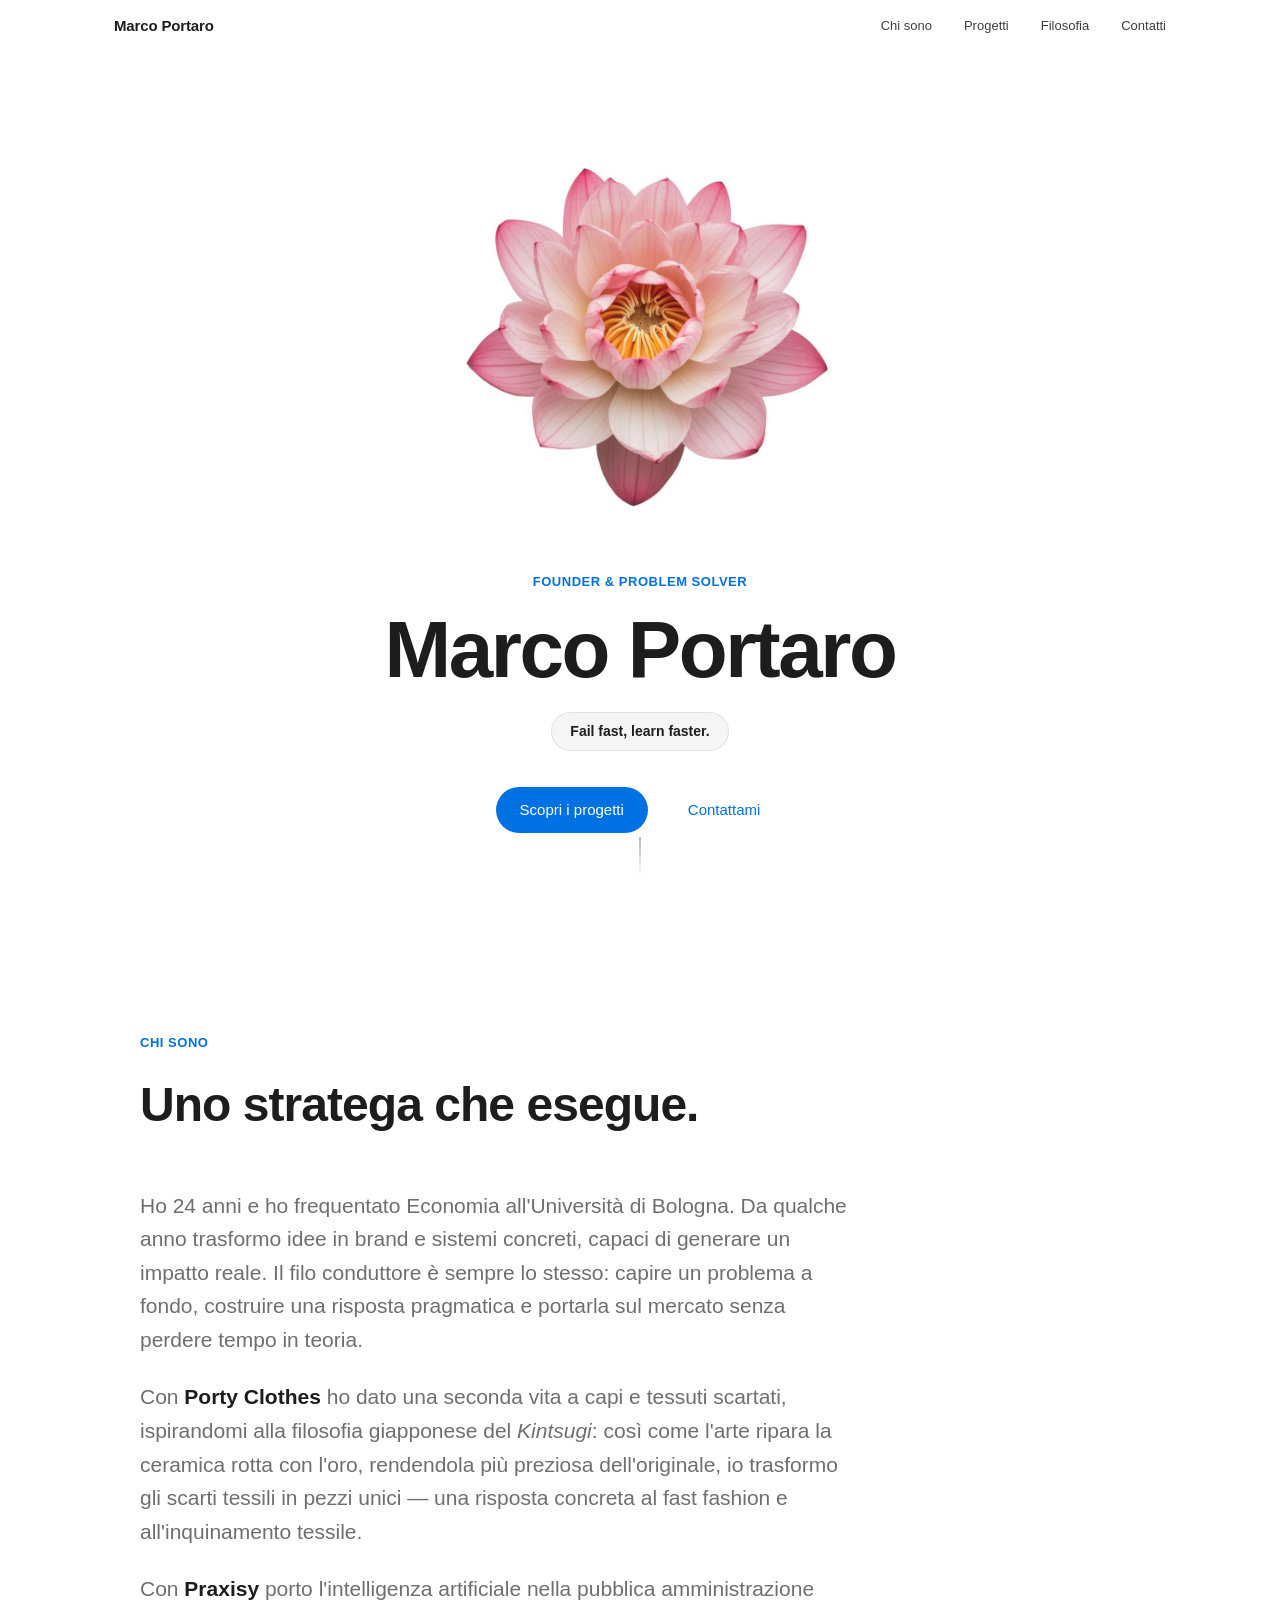
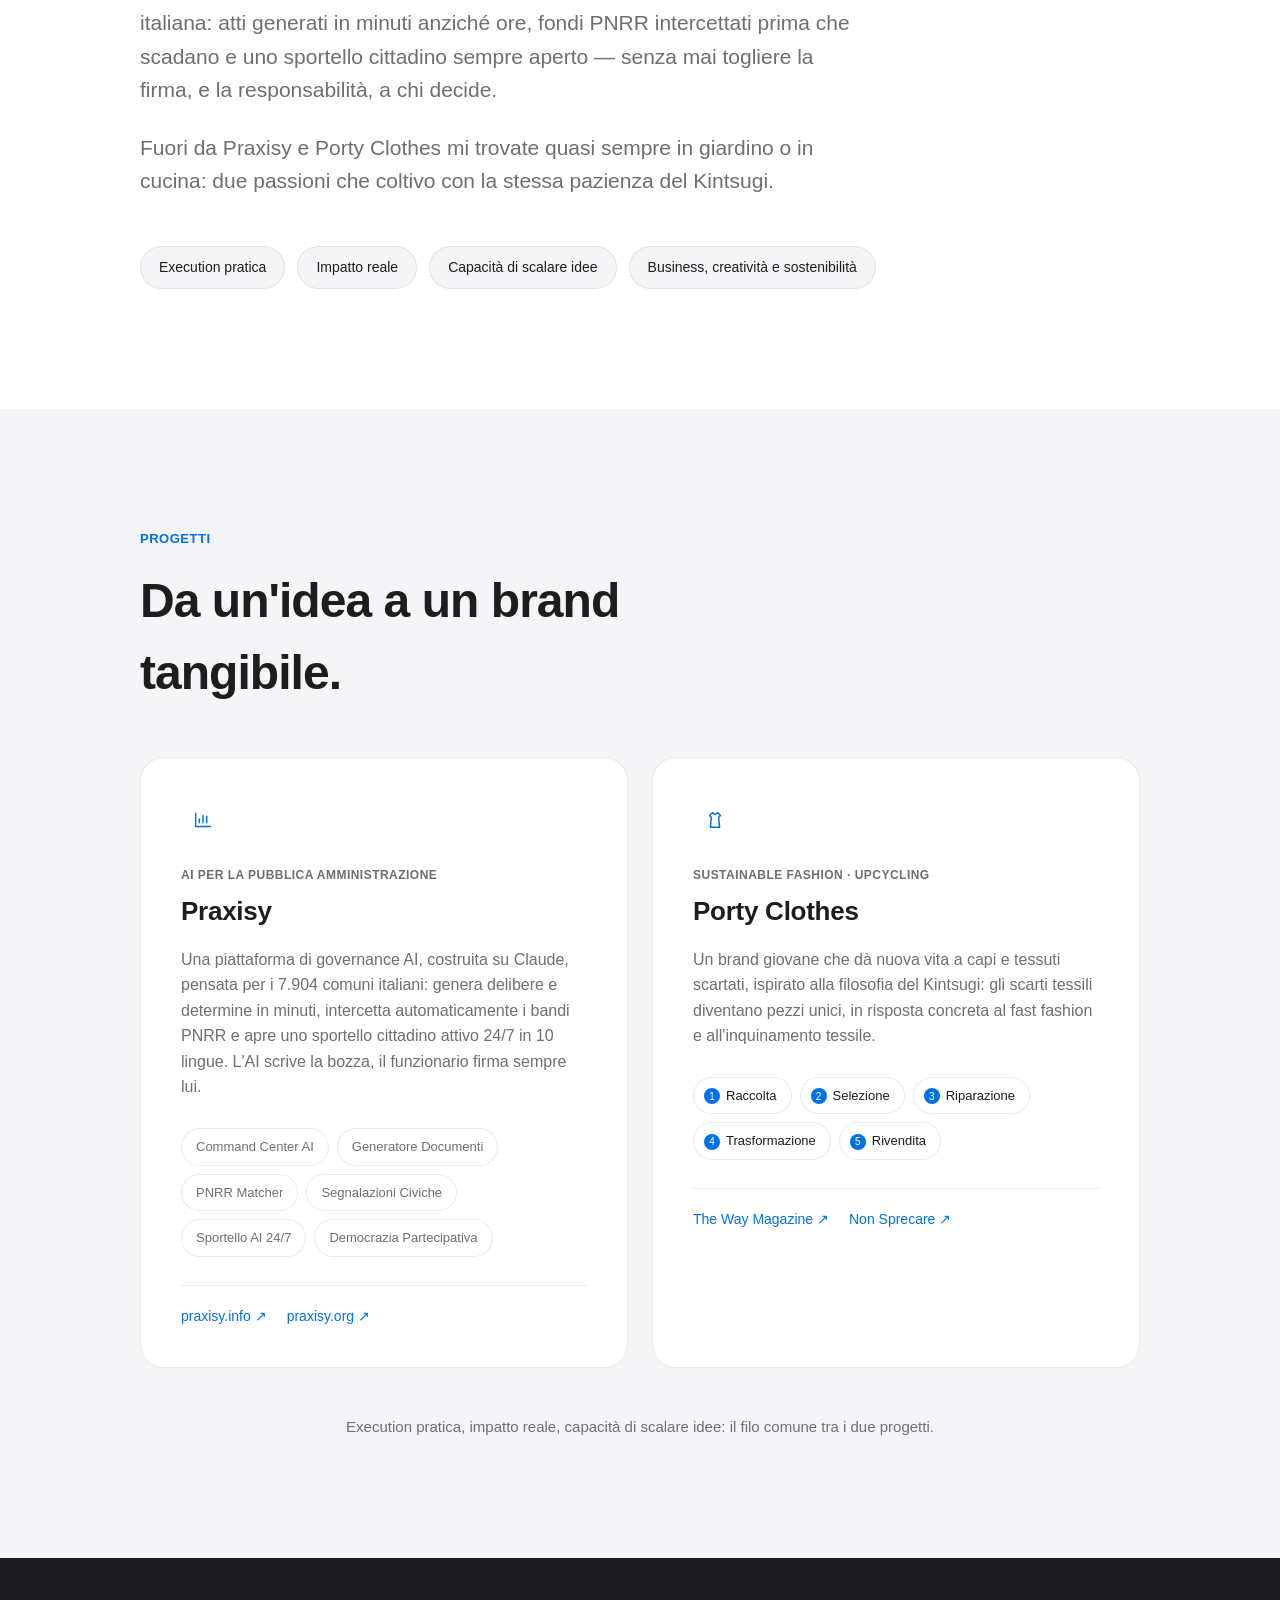
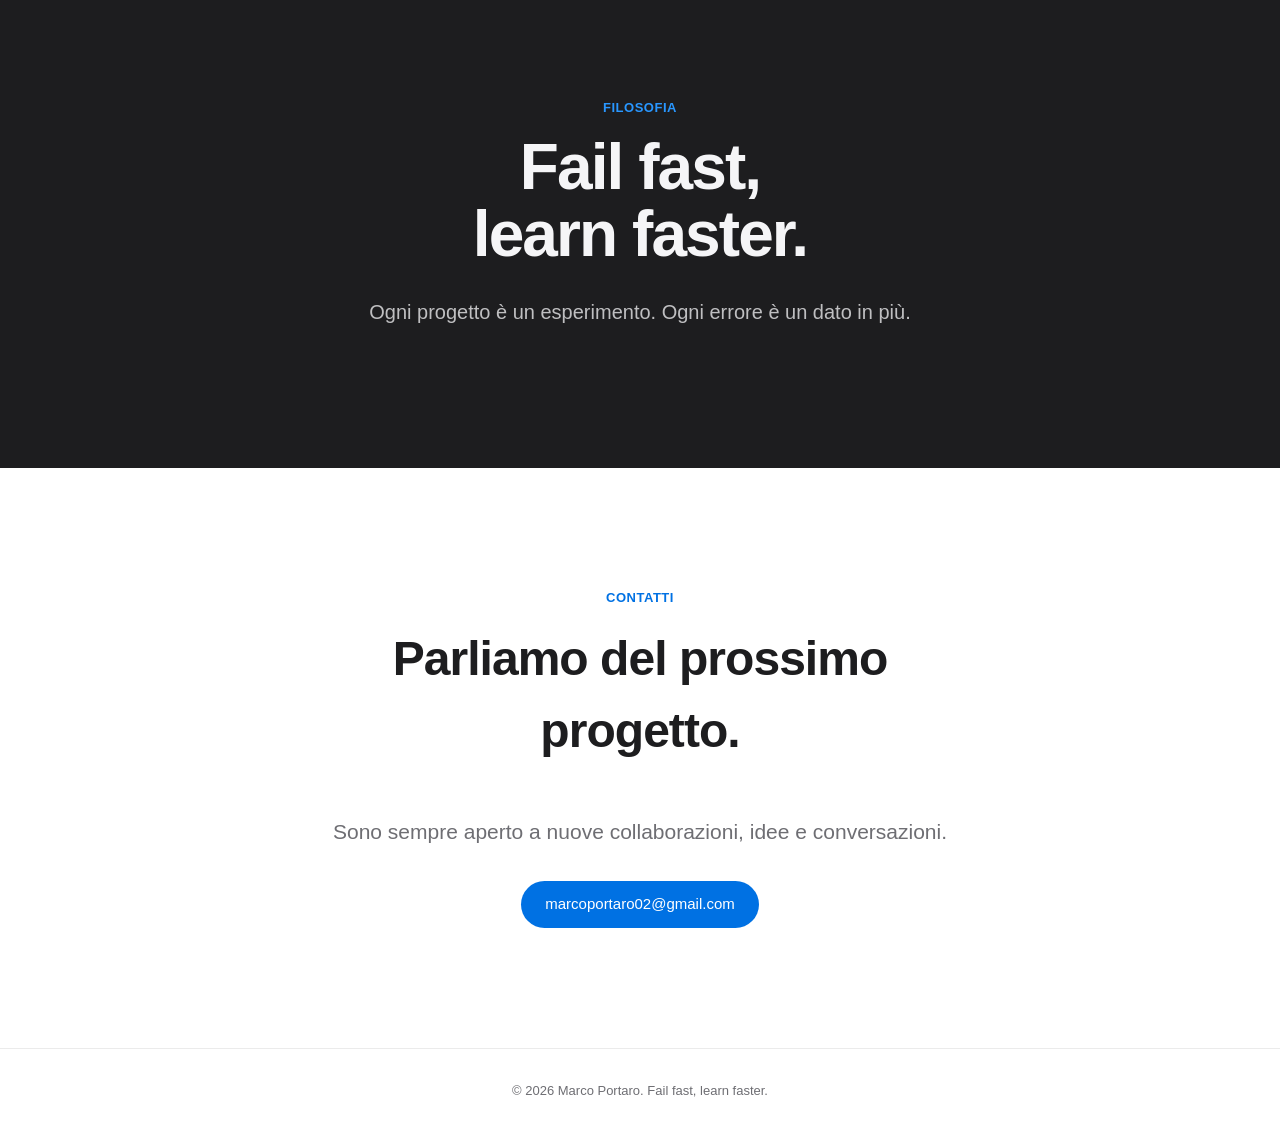
<file: index.html>
<!DOCTYPE html>
<html lang="it">
<head>
<meta charset="UTF-8">
<meta name="viewport" content="width=device-width, initial-scale=1.0">
<title>Marco Portaro — Strategist &amp; Builder</title>
<meta name="description" content="Marco Portaro: founder di Praxisy, AI per i comuni italiani, e di Porty Clothes. Fail fast, learn faster.">
<meta property="og:title" content="Marco Portaro">
<meta property="og:description" content="Founder di Praxisy e Porty Clothes. Fail fast, learn faster.">
<meta property="og:image" content="assets/icons/icon-512.png">
<meta name="twitter:card" content="summary">
<meta name="twitter:image" content="assets/icons/icon-512.png">
<link rel="icon" href="assets/icons/favicon.ico" sizes="any">
<link rel="icon" type="image/png" sizes="16x16" href="assets/icons/favicon-16x16.png">
<link rel="icon" type="image/png" sizes="32x32" href="assets/icons/favicon-32x32.png">
<link rel="icon" type="image/png" sizes="48x48" href="assets/icons/favicon-48x48.png">
<link rel="icon" type="image/png" sizes="192x192" href="assets/icons/icon-192.png">
<link rel="apple-touch-icon" sizes="180x180" href="assets/icons/apple-touch-icon.png">
<meta name="theme-color" content="#f5c6d6">
<link rel="stylesheet" href="css/styles.css">
</head>
<body>

<div class="progress-bar" id="progressBar"></div>

<header class="nav" id="nav">
  <div class="nav-inner">
    <a href="#home" class="nav-logo">Marco Portaro</a>
    <nav class="nav-links" id="navLinks">
      <a href="#about">Chi sono</a>
      <a href="#projects">Progetti</a>
      <a href="#philosophy">Filosofia</a>
      <a href="#contact">Contatti</a>
    </nav>
    <button class="nav-toggle" id="navToggle" aria-label="Apri il menu">
      <span></span><span></span><span></span>
    </button>
  </div>
</header>

<main>

  <!-- HERO -->
  <section class="hero" id="home">
    <div class="hero-bg" aria-hidden="true"></div>
    <div class="hero-content reveal">
      <img src="assets/images/lotus.jpg" alt="Fiore di loto: rinascita da ciò che è rotto" class="hero-image">
      <p class="eyebrow">Founder &amp; Problem Solver</p>
      <h1>Marco Portaro</h1>
      <p class="tagline-pill">Fail fast, learn faster.</p>
      <div class="hero-actions">
        <a href="#projects" class="btn btn-primary">Scopri i progetti</a>
        <a href="#contact" class="btn btn-secondary">Contattami</a>
      </div>
    </div>
    <div class="scroll-cue" aria-hidden="true"><span></span></div>
  </section>

  <!-- ABOUT -->
  <section class="section" id="about">
    <div class="section-inner">
      <p class="eyebrow reveal">Chi sono</p>
      <h2 class="reveal">Uno stratega che esegue.</h2>
      <div class="about-grid">
        <p class="about-text reveal">
          Ho 24 anni e ho frequentato Economia all'Università di Bologna. Da qualche anno trasformo
          idee in brand e sistemi concreti, capaci di generare un impatto reale. Il filo conduttore
          è sempre lo stesso: capire un problema a fondo, costruire una risposta pragmatica e
          portarla sul mercato senza perdere tempo in teoria.
        </p>
        <p class="about-text reveal">
          Con <strong>Porty Clothes</strong> ho dato una seconda vita a capi e tessuti scartati,
          ispirandomi alla filosofia giapponese del <em>Kintsugi</em>: così come l'arte ripara la
          ceramica rotta con l'oro, rendendola più preziosa dell'originale, io trasformo gli scarti
          tessili in pezzi unici — una risposta concreta al fast fashion e all'inquinamento tessile.
        </p>
        <p class="about-text reveal">
          Con <strong>Praxisy</strong> porto l'intelligenza artificiale nella pubblica amministrazione
          italiana: atti generati in minuti anziché ore, fondi PNRR intercettati prima che scadano e
          uno sportello cittadino sempre aperto — senza mai togliere la firma, e la responsabilità, a
          chi decide.
        </p>
        <p class="about-text reveal">
          Fuori da Praxisy e Porty Clothes mi trovate quasi sempre in giardino o in cucina: due
          passioni che coltivo con la stessa pazienza del Kintsugi.
        </p>
      </div>
      <ul class="strengths reveal">
        <li>Execution pratica</li>
        <li>Impatto reale</li>
        <li>Capacità di scalare idee</li>
        <li>Business, creatività e sostenibilità</li>
      </ul>
    </div>
  </section>

  <!-- PROJECTS -->
  <section class="section section-alt" id="projects">
    <div class="section-inner">
      <p class="eyebrow reveal">Progetti</p>
      <h2 class="reveal">Da un'idea a un brand tangibile.</h2>

      <div class="cards">

        <!-- PRAXISY -->
        <article class="card reveal">
          <div class="card-icon" aria-hidden="true">
            <svg viewBox="0 0 24 24" fill="none"><path d="M4 19V5M4 19h16M8 15v-4M12 15V7M16 15v-7" stroke="currentColor" stroke-width="1.6" stroke-linecap="round" stroke-linejoin="round"/></svg>
          </div>
          <p class="card-badge">AI per la Pubblica Amministrazione</p>
          <h3>Praxisy</h3>
          <p class="card-desc">
            Una piattaforma di governance AI, costruita su Claude, pensata per i 7.904 comuni
            italiani: genera delibere e determine in minuti, intercetta automaticamente i bandi
            PNRR e apre uno sportello cittadino attivo 24/7 in 10 lingue. L'AI scrive la bozza,
            il funzionario firma sempre lui.
          </p>
          <ul class="modules">
            <li>Command Center AI</li>
            <li>Generatore Documenti</li>
            <li>PNRR Matcher</li>
            <li>Segnalazioni Civiche</li>
            <li>Sportello AI 24/7</li>
            <li>Democrazia Partecipativa</li>
          </ul>
          <div class="card-links">
            <a href="https://praxisy.info" target="_blank" rel="noopener">praxisy.info ↗</a>
            <a href="https://praxisy.org" target="_blank" rel="noopener">praxisy.org ↗</a>
          </div>
        </article>

        <!-- PORTY CLOTHES -->
        <article class="card reveal">
          <div class="card-icon" aria-hidden="true">
            <svg viewBox="0 0 24 24" fill="none"><path d="M9 4l3 2 3-2 3 3-2 2 1 11H7L8 9 6 7l3-3z" stroke="currentColor" stroke-width="1.6" stroke-linecap="round" stroke-linejoin="round"/></svg>
          </div>
          <p class="card-badge">Sustainable Fashion · Upcycling</p>
          <h3>Porty Clothes</h3>
          <p class="card-desc">
            Un brand giovane che dà nuova vita a capi e tessuti scartati, ispirato alla filosofia
            del Kintsugi: gli scarti tessili diventano pezzi unici, in risposta concreta al fast
            fashion e all'inquinamento tessile.
          </p>
          <ol class="process">
            <li>Raccolta</li>
            <li>Selezione</li>
            <li>Riparazione</li>
            <li>Trasformazione</li>
            <li>Rivendita</li>
          </ol>
          <div class="card-links">
            <a href="https://www.thewaymagazine.it/bona-fide-biz/porty-clothes-lupcycling-lo-fanno-i-giovani/" target="_blank" rel="noopener">The Way Magazine ↗</a>
            <a href="https://www.nonsprecare.it/porty-clothes-startup-recupera-vestiti-scartati-sistema-rivende" target="_blank" rel="noopener">Non Sprecare ↗</a>
          </div>
        </article>

      </div>

      <p class="projects-note reveal">Execution pratica, impatto reale, capacità di scalare idee: il filo comune tra i due progetti.</p>
    </div>
  </section>

  <!-- PHILOSOPHY -->
  <section class="philosophy" id="philosophy">
    <div class="philosophy-inner reveal">
      <p class="eyebrow eyebrow-invert">Filosofia</p>
      <h2>Fail fast,<br>learn faster.</h2>
      <p class="philosophy-text">
        Ogni progetto è un esperimento. Ogni errore è un dato in più.
      </p>
    </div>
  </section>

  <!-- CONTACT -->
  <section class="section" id="contact">
    <div class="section-inner contact-inner">
      <p class="eyebrow reveal">Contatti</p>
      <h2 class="reveal">Parliamo del prossimo progetto.</h2>
      <p class="about-text reveal">Sono sempre aperto a nuove collaborazioni, idee e conversazioni.</p>
      <a href="mailto:marcoportaro02@gmail.com" class="btn btn-primary reveal">marcoportaro02@gmail.com</a>
    </div>
  </section>

</main>

<footer class="footer">
  <p>© <span id="year"></span> Marco Portaro. Fail fast, learn faster.</p>
</footer>

<script src="js/main.js"></script>
</body>
</html>
</file>
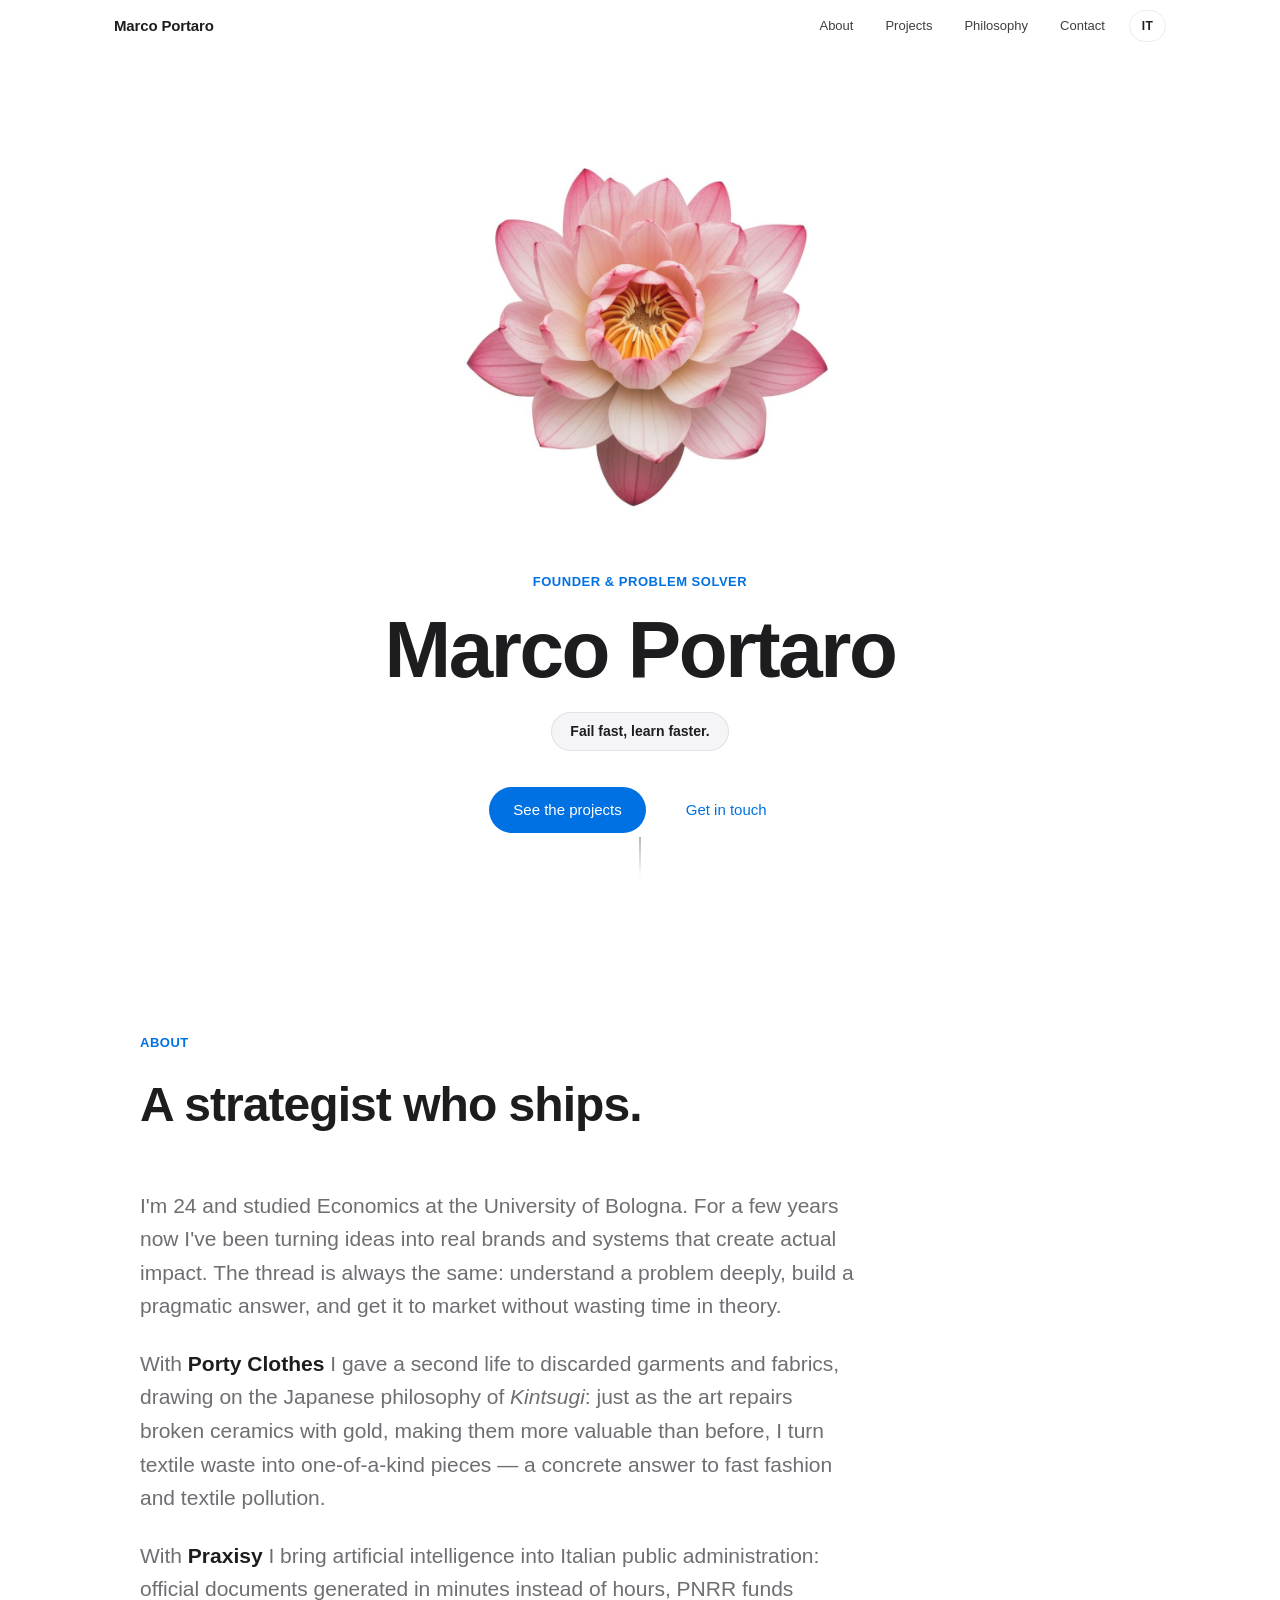
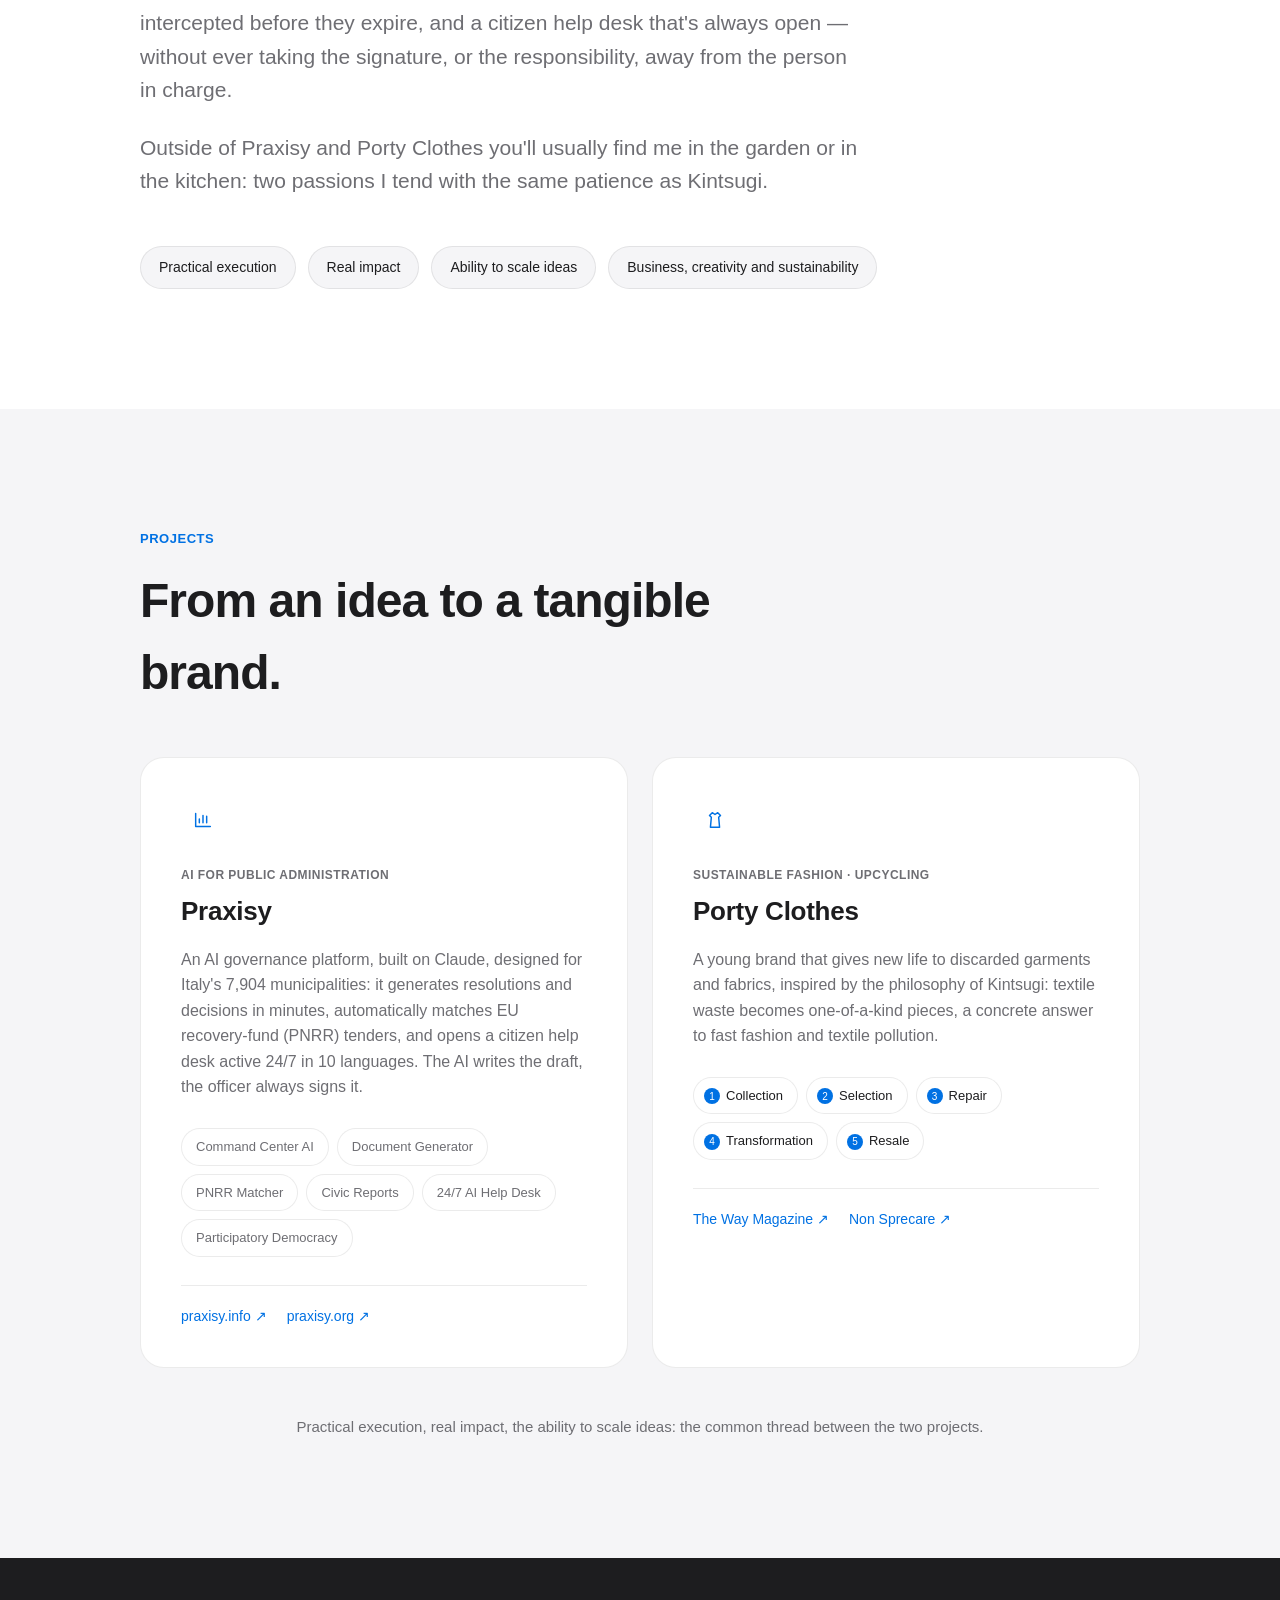
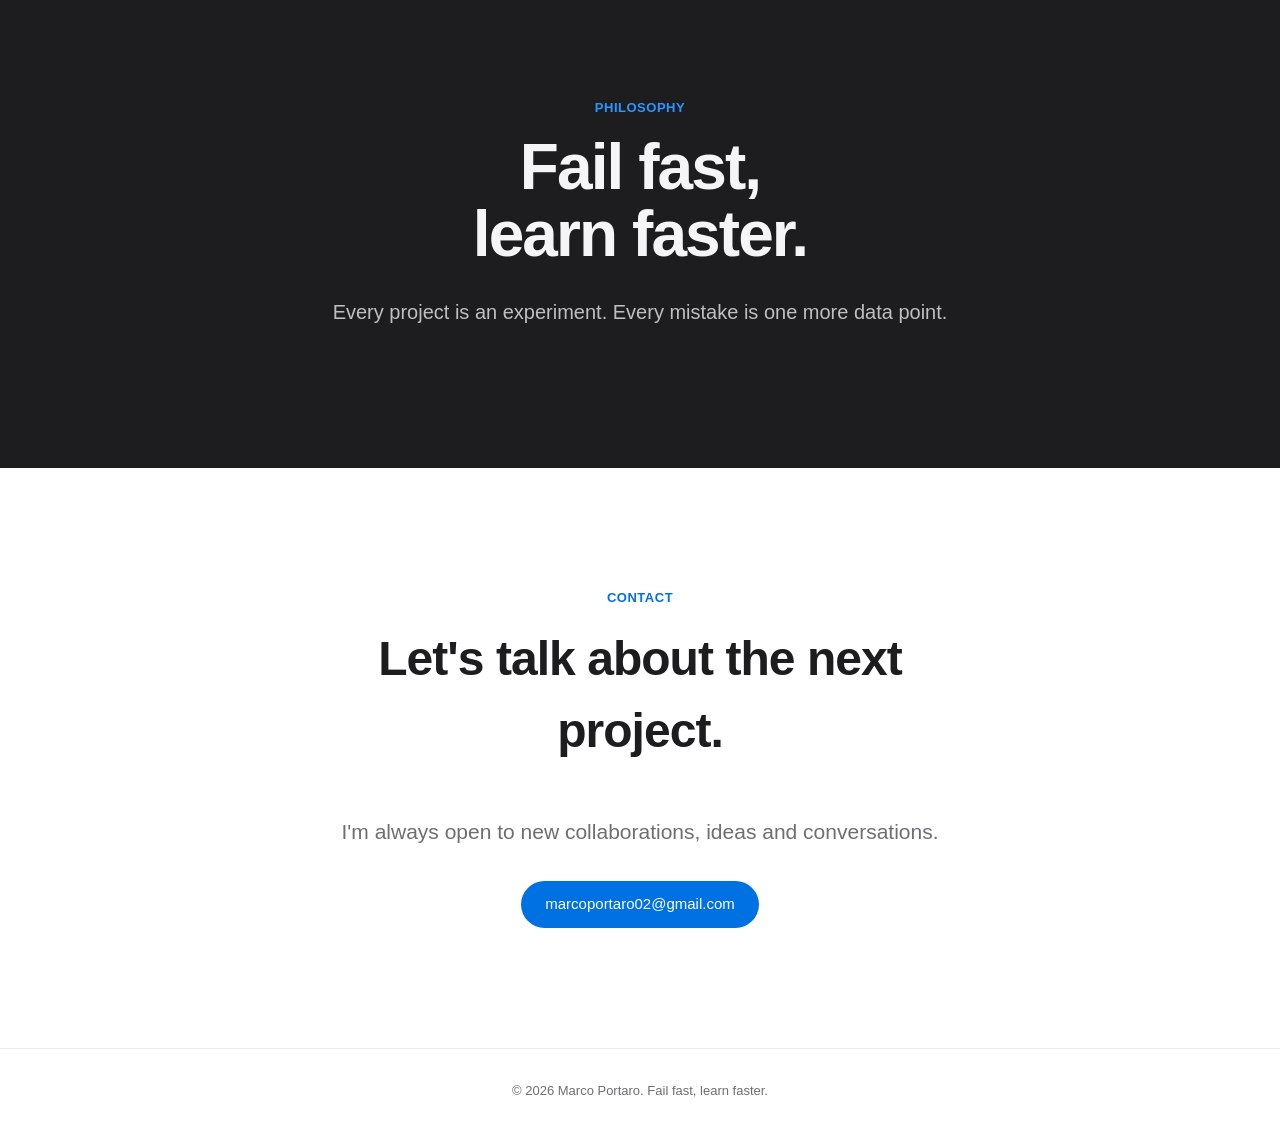
<file: en.html>
<!DOCTYPE html>
<html lang="en">
<head>
<meta charset="UTF-8">
<meta name="viewport" content="width=device-width, initial-scale=1.0">
<title>Marco Portaro — Strategist &amp; Builder</title>
<meta name="description" content="Marco Portaro: founder of Praxisy, AI for Italian municipalities, and of Porty Clothes. Fail fast, learn faster.">
<meta property="og:title" content="Marco Portaro">
<meta property="og:description" content="Founder of Praxisy and Porty Clothes. Fail fast, learn faster.">
<meta property="og:image" content="assets/icons/icon-512.png">
<meta name="twitter:card" content="summary">
<meta name="twitter:image" content="assets/icons/icon-512.png">
<link rel="icon" href="assets/icons/favicon.ico" sizes="any">
<link rel="icon" type="image/png" sizes="16x16" href="assets/icons/favicon-16x16.png">
<link rel="icon" type="image/png" sizes="32x32" href="assets/icons/favicon-32x32.png">
<link rel="icon" type="image/png" sizes="48x48" href="assets/icons/favicon-48x48.png">
<link rel="icon" type="image/png" sizes="192x192" href="assets/icons/icon-192.png">
<link rel="apple-touch-icon" sizes="180x180" href="assets/icons/apple-touch-icon.png">
<meta name="theme-color" content="#f5c6d6">
<link rel="stylesheet" href="css/styles.css">
</head>
<body>

<div class="progress-bar" id="progressBar"></div>

<header class="nav" id="nav">
  <div class="nav-inner">
    <a href="#home" class="nav-logo">Marco Portaro</a>
    <div class="nav-right">
      <nav class="nav-links" id="navLinks">
        <a href="#about">About</a>
        <a href="#projects">Projects</a>
        <a href="#philosophy">Philosophy</a>
        <a href="#contact">Contact</a>
      </nav>
      <a href="index.html" class="lang-switch" hreflang="it">IT</a>
      <button class="nav-toggle" id="navToggle" aria-label="Open menu">
        <span></span><span></span><span></span>
      </button>
    </div>
  </div>
</header>

<main>

  <!-- HERO -->
  <section class="hero" id="home">
    <div class="hero-bg" aria-hidden="true"></div>
    <div class="hero-content reveal">
      <img src="assets/images/lotus.jpg" alt="Lotus flower: rebirth from what is broken" class="hero-image">
      <p class="eyebrow">Founder &amp; Problem Solver</p>
      <h1>Marco Portaro</h1>
      <p class="tagline-pill">Fail fast, learn faster.</p>
      <div class="hero-actions">
        <a href="#projects" class="btn btn-primary">See the projects</a>
        <a href="#contact" class="btn btn-secondary">Get in touch</a>
      </div>
    </div>
    <div class="scroll-cue" aria-hidden="true"><span></span></div>
  </section>

  <!-- ABOUT -->
  <section class="section" id="about">
    <div class="section-inner">
      <p class="eyebrow reveal">About</p>
      <h2 class="reveal">A strategist who ships.</h2>
      <div class="about-grid">
        <p class="about-text reveal">
          I'm 24 and studied Economics at the University of Bologna. For a few years now I've
          been turning ideas into real brands and systems that create actual impact. The thread
          is always the same: understand a problem deeply, build a pragmatic answer, and get it
          to market without wasting time in theory.
        </p>
        <p class="about-text reveal">
          With <strong>Porty Clothes</strong> I gave a second life to discarded garments and
          fabrics, drawing on the Japanese philosophy of <em>Kintsugi</em>: just as the art
          repairs broken ceramics with gold, making them more valuable than before, I turn
          textile waste into one-of-a-kind pieces — a concrete answer to fast fashion and
          textile pollution.
        </p>
        <p class="about-text reveal">
          With <strong>Praxisy</strong> I bring artificial intelligence into Italian public
          administration: official documents generated in minutes instead of hours, PNRR funds
          intercepted before they expire, and a citizen help desk that's always open — without
          ever taking the signature, or the responsibility, away from the person in charge.
        </p>
        <p class="about-text reveal">
          Outside of Praxisy and Porty Clothes you'll usually find me in the garden or in the
          kitchen: two passions I tend with the same patience as Kintsugi.
        </p>
      </div>
      <ul class="strengths reveal">
        <li>Practical execution</li>
        <li>Real impact</li>
        <li>Ability to scale ideas</li>
        <li>Business, creativity and sustainability</li>
      </ul>
    </div>
  </section>

  <!-- PROJECTS -->
  <section class="section section-alt" id="projects">
    <div class="section-inner">
      <p class="eyebrow reveal">Projects</p>
      <h2 class="reveal">From an idea to a tangible brand.</h2>

      <div class="cards">

        <!-- PRAXISY -->
        <article class="card reveal">
          <div class="card-icon" aria-hidden="true">
            <svg viewBox="0 0 24 24" fill="none"><path d="M4 19V5M4 19h16M8 15v-4M12 15V7M16 15v-7" stroke="currentColor" stroke-width="1.6" stroke-linecap="round" stroke-linejoin="round"/></svg>
          </div>
          <p class="card-badge">AI for Public Administration</p>
          <h3>Praxisy</h3>
          <p class="card-desc">
            An AI governance platform, built on Claude, designed for Italy's 7,904
            municipalities: it generates resolutions and decisions in minutes, automatically
            matches EU recovery-fund (PNRR) tenders, and opens a citizen help desk active 24/7
            in 10 languages. The AI writes the draft, the officer always signs it.
          </p>
          <ul class="modules">
            <li>Command Center AI</li>
            <li>Document Generator</li>
            <li>PNRR Matcher</li>
            <li>Civic Reports</li>
            <li>24/7 AI Help Desk</li>
            <li>Participatory Democracy</li>
          </ul>
          <div class="card-links">
            <a href="https://praxisy.info" target="_blank" rel="noopener">praxisy.info ↗</a>
            <a href="https://praxisy.org" target="_blank" rel="noopener">praxisy.org ↗</a>
          </div>
        </article>

        <!-- PORTY CLOTHES -->
        <article class="card reveal">
          <div class="card-icon" aria-hidden="true">
            <svg viewBox="0 0 24 24" fill="none"><path d="M9 4l3 2 3-2 3 3-2 2 1 11H7L8 9 6 7l3-3z" stroke="currentColor" stroke-width="1.6" stroke-linecap="round" stroke-linejoin="round"/></svg>
          </div>
          <p class="card-badge">Sustainable Fashion · Upcycling</p>
          <h3>Porty Clothes</h3>
          <p class="card-desc">
            A young brand that gives new life to discarded garments and fabrics, inspired by
            the philosophy of Kintsugi: textile waste becomes one-of-a-kind pieces, a concrete
            answer to fast fashion and textile pollution.
          </p>
          <ol class="process">
            <li>Collection</li>
            <li>Selection</li>
            <li>Repair</li>
            <li>Transformation</li>
            <li>Resale</li>
          </ol>
          <div class="card-links">
            <a href="https://www.thewaymagazine.it/bona-fide-biz/porty-clothes-lupcycling-lo-fanno-i-giovani/" target="_blank" rel="noopener">The Way Magazine ↗</a>
            <a href="https://www.nonsprecare.it/porty-clothes-startup-recupera-vestiti-scartati-sistema-rivende" target="_blank" rel="noopener">Non Sprecare ↗</a>
          </div>
        </article>

      </div>

      <p class="projects-note reveal">Practical execution, real impact, the ability to scale ideas: the common thread between the two projects.</p>
    </div>
  </section>

  <!-- PHILOSOPHY -->
  <section class="philosophy" id="philosophy">
    <div class="philosophy-inner reveal">
      <p class="eyebrow eyebrow-invert">Philosophy</p>
      <h2>Fail fast,<br>learn faster.</h2>
      <p class="philosophy-text">
        Every project is an experiment. Every mistake is one more data point.
      </p>
    </div>
  </section>

  <!-- CONTACT -->
  <section class="section" id="contact">
    <div class="section-inner contact-inner">
      <p class="eyebrow reveal">Contact</p>
      <h2 class="reveal">Let's talk about the next project.</h2>
      <p class="about-text reveal">I'm always open to new collaborations, ideas and conversations.</p>
      <a href="mailto:marcoportaro02@gmail.com" class="btn btn-primary reveal">marcoportaro02@gmail.com</a>
    </div>
  </section>

</main>

<footer class="footer">
  <p>© <span id="year"></span> Marco Portaro. Fail fast, learn faster.</p>
</footer>

<script src="js/main.js"></script>
</body>
</html>
</file>
<file: css/styles.css>
:root {
  --bg: #ffffff;
  --bg-alt: #f5f5f7;
  --text: #1d1d1f;
  --text-secondary: #6e6e73;
  --accent: #0071e3;
  --accent-hover: #0077ed;
  --border: rgba(0, 0, 0, 0.08);
  --card-bg: #ffffff;
  --philosophy-bg: #1d1d1f;
  --philosophy-text: #f5f5f7;
  --font: -apple-system, BlinkMacSystemFont, "SF Pro Display", "SF Pro Text",
    "Helvetica Neue", "Segoe UI", Arial, sans-serif;
}

* {
  margin: 0;
  padding: 0;
  box-sizing: border-box;
}

html {
  scroll-behavior: smooth;
}

body {
  font-family: var(--font);
  background: var(--bg);
  color: var(--text);
  -webkit-font-smoothing: antialiased;
  line-height: 1.5;
  overflow-x: hidden;
}

a {
  color: inherit;
  text-decoration: none;
}

section {
  scroll-margin-top: 60px;
}

/* Progress bar */
.progress-bar {
  position: fixed;
  top: 0;
  left: 0;
  height: 2px;
  width: 0%;
  background: var(--accent);
  z-index: 2000;
  transition: width 0.1s linear;
}

/* Nav */
.nav {
  position: fixed;
  top: 0;
  left: 0;
  right: 0;
  z-index: 1000;
  background: rgba(255, 255, 255, 0.72);
  backdrop-filter: saturate(180%) blur(20px);
  -webkit-backdrop-filter: saturate(180%) blur(20px);
  border-bottom: 1px solid transparent;
  transition: border-color 0.3s ease, background 0.3s ease;
}

.nav.scrolled {
  border-bottom-color: var(--border);
}

.nav-inner {
  max-width: 1100px;
  margin: 0 auto;
  padding: 0 24px;
  height: 52px;
  display: flex;
  align-items: center;
  justify-content: space-between;
}

.nav-logo {
  font-size: 15px;
  font-weight: 600;
  letter-spacing: -0.01em;
}

.nav-right {
  display: flex;
  align-items: center;
}

.nav-links {
  display: flex;
  gap: 32px;
}

.nav-links a {
  font-size: 13px;
  color: var(--text);
  opacity: 0.85;
  transition: opacity 0.2s ease;
}

.nav-links a:hover {
  opacity: 1;
}

.lang-switch {
  font-size: 12px;
  font-weight: 600;
  letter-spacing: 0.02em;
  padding: 6px 12px;
  border-radius: 980px;
  border: 1px solid var(--border);
  color: var(--text);
  margin-left: 24px;
  transition: background 0.2s ease;
}

.lang-switch:hover {
  background: var(--bg-alt);
}

.nav-toggle {
  display: none;
  flex-direction: column;
  gap: 4px;
  background: none;
  border: none;
  cursor: pointer;
  padding: 8px;
}

.nav-toggle span {
  width: 20px;
  height: 1.5px;
  background: var(--text);
  display: block;
}

/* Buttons */
.btn {
  display: inline-block;
  padding: 12px 24px;
  border-radius: 980px;
  font-size: 15px;
  font-weight: 500;
  transition: all 0.2s ease;
}

.btn-primary {
  background: var(--accent);
  color: #fff;
}

.btn-primary:hover {
  background: var(--accent-hover);
}

.btn-secondary {
  color: var(--accent);
}

.btn-secondary:hover {
  text-decoration: underline;
}

/* Hero */
.hero {
  position: relative;
  min-height: 100vh;
  display: flex;
  flex-direction: column;
  align-items: center;
  justify-content: center;
  text-align: center;
  padding: 120px 24px 80px;
  overflow: hidden;
}

.hero-bg {
  position: absolute;
  inset: -20% -20% auto -20%;
  height: 140%;
  background: var(--bg);
  z-index: -1;
}

.hero-content {
  max-width: 700px;
}

.hero-image {
  width: clamp(220px, 34vw, 420px);
  height: clamp(220px, 34vw, 420px);
  object-fit: cover;
  border-radius: 32px;
  display: block;
  margin: 0 auto 32px;
}

.eyebrow {
  font-size: 13px;
  font-weight: 600;
  letter-spacing: 0.04em;
  text-transform: uppercase;
  color: var(--accent);
  margin-bottom: 16px;
}

.eyebrow-invert {
  color: #2997ff;
}

.hero h1 {
  font-size: clamp(44px, 8vw, 80px);
  font-weight: 600;
  letter-spacing: -0.03em;
  line-height: 1.05;
  margin-bottom: 20px;
}

.hero-sub {
  font-size: clamp(18px, 2.4vw, 24px);
  color: var(--text-secondary);
  font-weight: 400;
  max-width: 560px;
  margin: 0 auto 28px;
}

.tagline-pill {
  display: inline-block;
  font-size: 14px;
  font-weight: 600;
  padding: 8px 18px;
  border-radius: 980px;
  background: var(--bg-alt);
  border: 1px solid var(--border);
  margin-bottom: 36px;
}

.hero-actions {
  display: flex;
  gap: 16px;
  justify-content: center;
  flex-wrap: wrap;
}

.scroll-cue {
  position: absolute;
  bottom: 36px;
  left: 50%;
  transform: translateX(-50%);
}

.scroll-cue span {
  display: block;
  width: 1px;
  height: 40px;
  background: linear-gradient(var(--text-secondary), transparent);
  animation: scrollcue 1.8s ease-in-out infinite;
}

@keyframes scrollcue {
  0% { opacity: 0; transform: translateY(-8px); }
  50% { opacity: 1; }
  100% { opacity: 0; transform: translateY(8px); }
}

/* Sections */
.section {
  padding: 120px 24px;
}

.section-alt {
  background: var(--bg-alt);
}

.section-inner {
  max-width: 1000px;
  margin: 0 auto;
}

.section h2 {
  font-size: clamp(32px, 5vw, 48px);
  font-weight: 600;
  letter-spacing: -0.02em;
  margin-bottom: 48px;
  max-width: 640px;
}

.about-grid {
  display: grid;
  gap: 24px;
  margin-bottom: 48px;
}

.about-text {
  font-size: clamp(17px, 2vw, 21px);
  color: var(--text-secondary);
  max-width: 720px;
  line-height: 1.6;
}

.about-text strong {
  color: var(--text);
  font-weight: 600;
}

.strengths {
  display: flex;
  flex-wrap: wrap;
  gap: 12px;
  list-style: none;
}

.strengths li {
  font-size: 14px;
  font-weight: 500;
  padding: 10px 18px;
  border-radius: 980px;
  background: var(--bg-alt);
  border: 1px solid var(--border);
}

.section-alt .strengths li {
  background: var(--bg);
}

/* Cards */
.cards {
  display: grid;
  grid-template-columns: repeat(auto-fit, minmax(320px, 1fr));
  gap: 24px;
}

.card {
  background: var(--card-bg);
  border: 1px solid var(--border);
  border-radius: 24px;
  padding: 40px;
  transition: transform 0.3s ease, box-shadow 0.3s ease;
}

.card:hover {
  transform: translateY(-4px);
  box-shadow: 0 20px 40px rgba(0, 0, 0, 0.08);
}

.card-icon {
  width: 44px;
  height: 44px;
  border-radius: 12px;
  background: var(--bg-alt);
  display: flex;
  align-items: center;
  justify-content: center;
  color: var(--accent);
  margin-bottom: 24px;
}

.section-alt .card-icon {
  background: var(--bg);
}

.card-icon svg {
  width: 22px;
  height: 22px;
}

.card-badge {
  font-size: 12px;
  font-weight: 600;
  text-transform: uppercase;
  letter-spacing: 0.04em;
  color: var(--text-secondary);
  margin-bottom: 8px;
}

.card h3 {
  font-size: 26px;
  font-weight: 600;
  letter-spacing: -0.01em;
  margin-bottom: 16px;
}

.card-desc {
  font-size: 16px;
  color: var(--text-secondary);
  line-height: 1.6;
  margin-bottom: 28px;
}

.process {
  display: flex;
  flex-wrap: wrap;
  gap: 8px;
  list-style: none;
  counter-reset: step;
  margin-bottom: 28px;
}

.process li {
  counter-increment: step;
  font-size: 13px;
  font-weight: 500;
  padding: 8px 14px 8px 10px;
  border-radius: 980px;
  background: var(--bg-alt);
  border: 1px solid var(--border);
}

.section-alt .process li {
  background: var(--bg);
}

.process li::before {
  content: counter(step);
  display: inline-flex;
  align-items: center;
  justify-content: center;
  width: 16px;
  height: 16px;
  border-radius: 50%;
  background: var(--accent);
  color: #fff;
  font-size: 10px;
  margin-right: 6px;
}

.modules {
  display: flex;
  flex-wrap: wrap;
  gap: 8px;
  list-style: none;
  margin-bottom: 28px;
}

.modules li {
  font-size: 13px;
  font-weight: 500;
  padding: 8px 14px;
  border-radius: 980px;
  background: var(--bg-alt);
  border: 1px solid var(--border);
  color: var(--text-secondary);
}

.section-alt .modules li {
  background: var(--bg);
}

.card-links {
  display: flex;
  gap: 20px;
  flex-wrap: wrap;
  border-top: 1px solid var(--border);
  padding-top: 20px;
}

.card-links a {
  font-size: 14px;
  font-weight: 500;
  color: var(--accent);
}

.card-links a:hover {
  text-decoration: underline;
}

.projects-note {
  margin-top: 48px;
  font-size: 15px;
  color: var(--text-secondary);
  text-align: center;
}

/* Philosophy */
.philosophy {
  background: var(--philosophy-bg);
  color: var(--philosophy-text);
  padding: 140px 24px;
  text-align: center;
}

.philosophy-inner {
  max-width: 640px;
  margin: 0 auto;
}

.philosophy h2 {
  font-size: clamp(40px, 7vw, 64px);
  font-weight: 700;
  letter-spacing: -0.03em;
  line-height: 1.05;
  margin-bottom: 28px;
}

.philosophy-text {
  font-size: clamp(17px, 2vw, 20px);
  opacity: 0.75;
  line-height: 1.6;
}

/* Contact */
.contact-inner {
  text-align: center;
}

.contact-inner h2 {
  margin-left: auto;
  margin-right: auto;
}

.contact-inner .about-text {
  margin: 0 auto 32px;
}

/* Footer */
.footer {
  padding: 32px 24px;
  text-align: center;
  font-size: 13px;
  color: var(--text-secondary);
  border-top: 1px solid var(--border);
}

/* Reveal animation */
.reveal {
  opacity: 0;
  transform: translateY(24px);
  transition: opacity 0.7s ease, transform 0.7s ease;
}

.reveal.visible {
  opacity: 1;
  transform: translateY(0);
}

/* Responsive */
@media (max-width: 768px) {
  .nav-links {
    position: fixed;
    top: 52px;
    left: 0;
    right: 0;
    background: var(--bg);
    flex-direction: column;
    gap: 0;
    border-bottom: 1px solid var(--border);
    max-height: 0;
    overflow: hidden;
    transition: max-height 0.3s ease;
  }

  .nav-links.open {
    max-height: 260px;
  }

  .nav-links a {
    padding: 16px 24px;
    border-top: 1px solid var(--border);
  }

  .nav-toggle {
    display: flex;
  }

  .section {
    padding: 80px 24px;
  }

  .philosophy {
    padding: 100px 24px;
  }
}

@media (prefers-reduced-motion: reduce) {
  * {
    animation: none !important;
    transition: none !important;
  }
}
</file>
